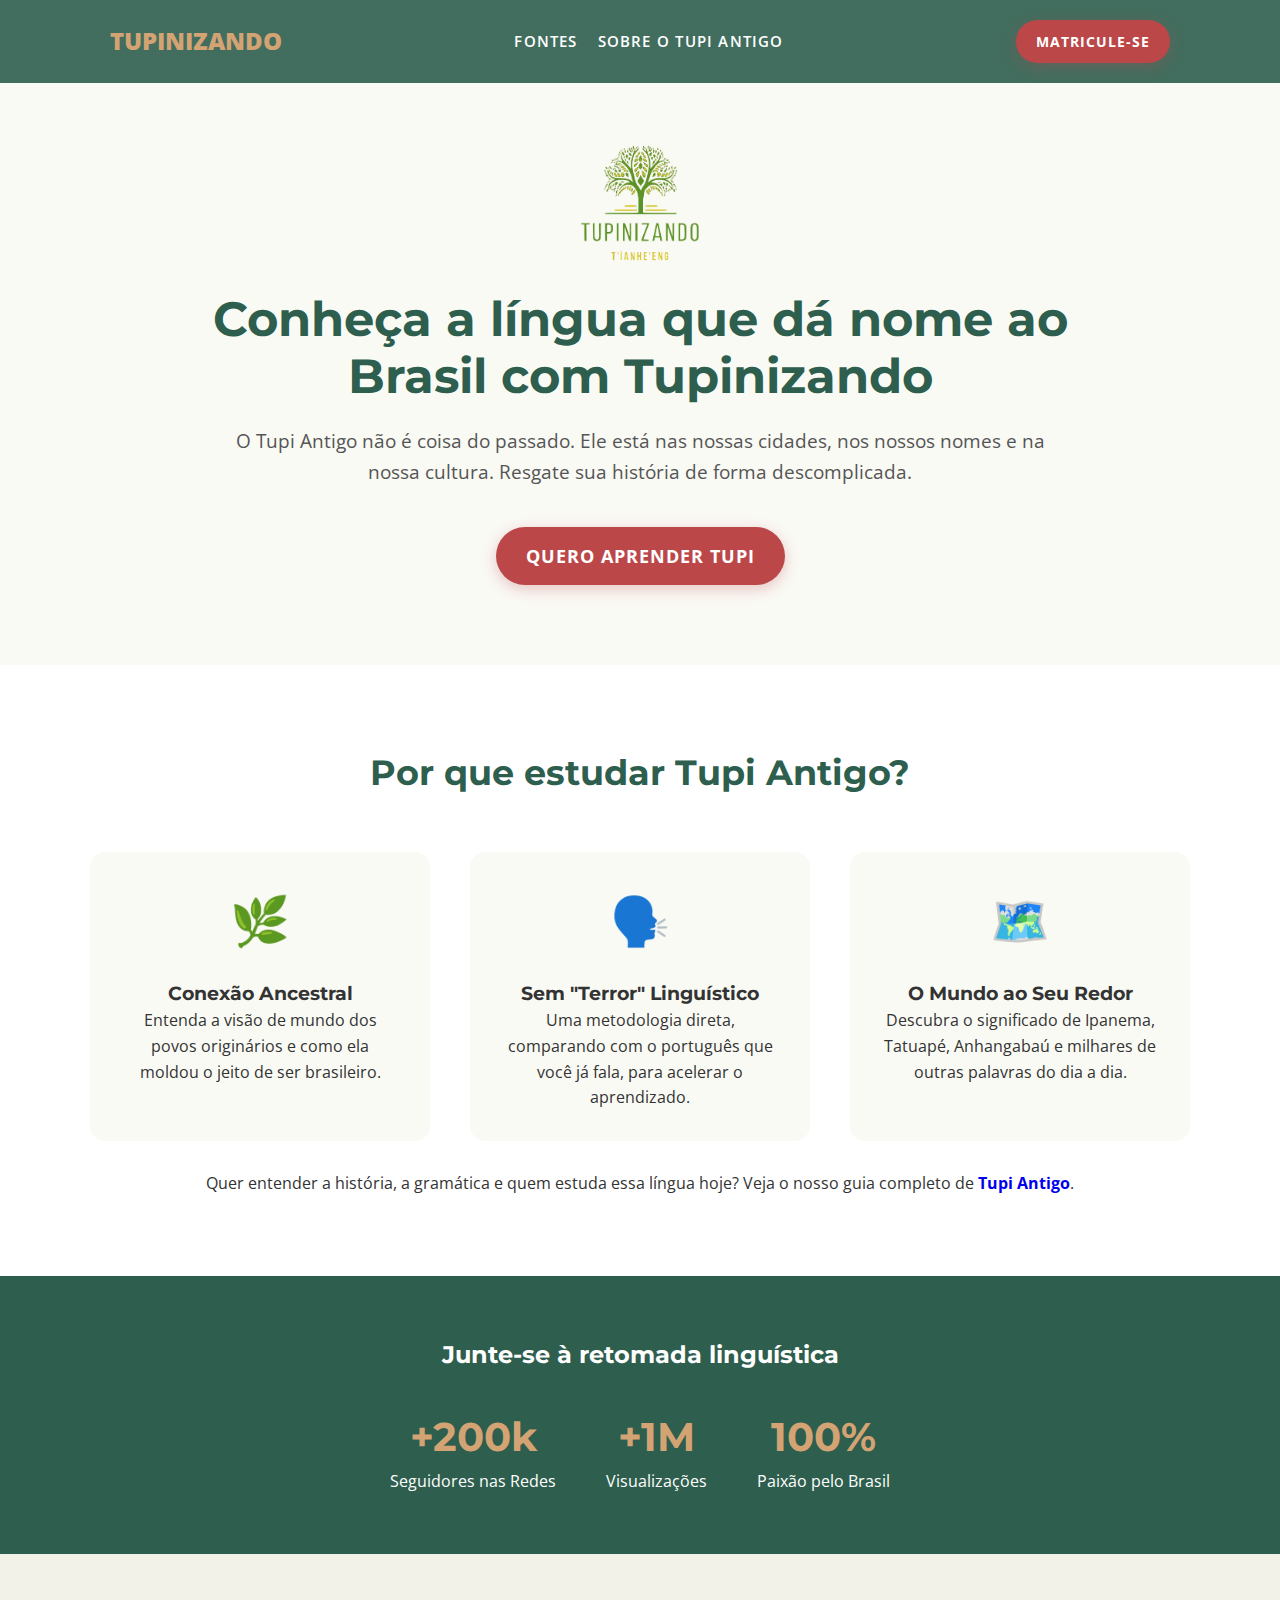
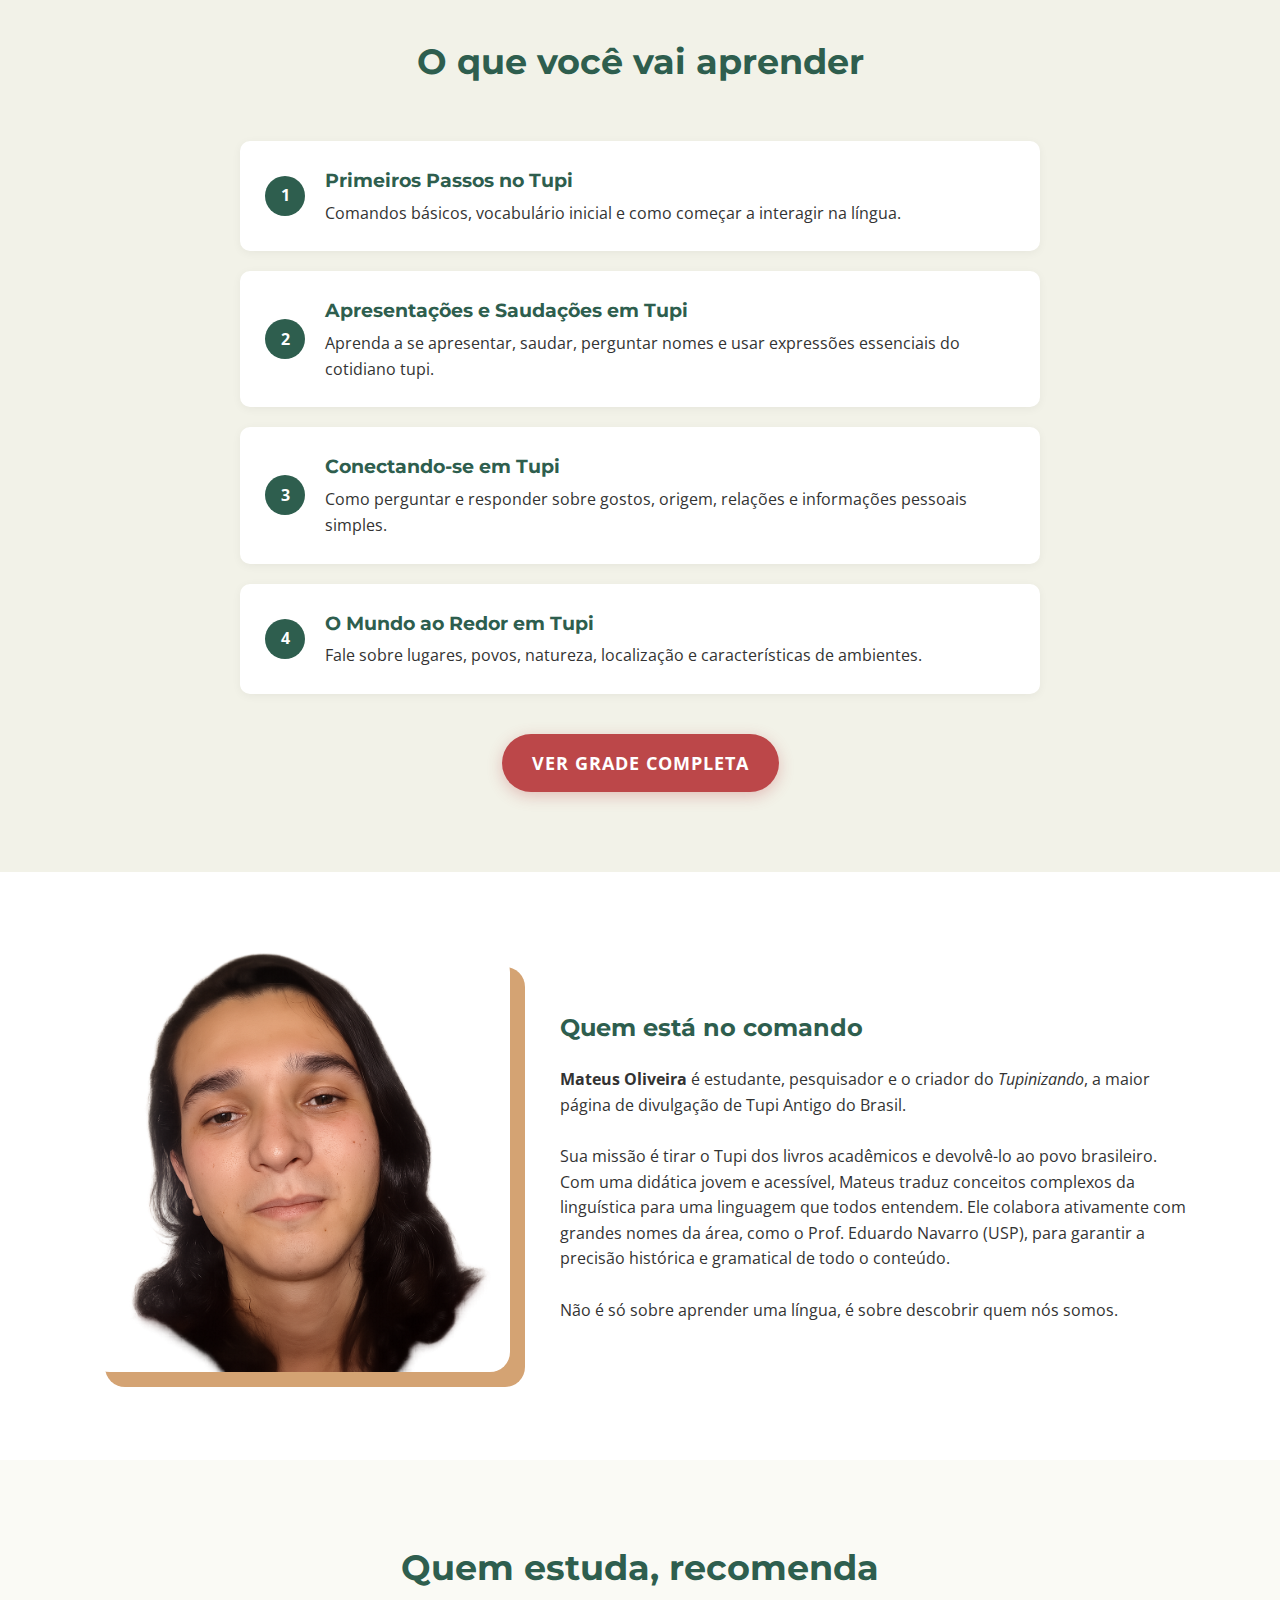
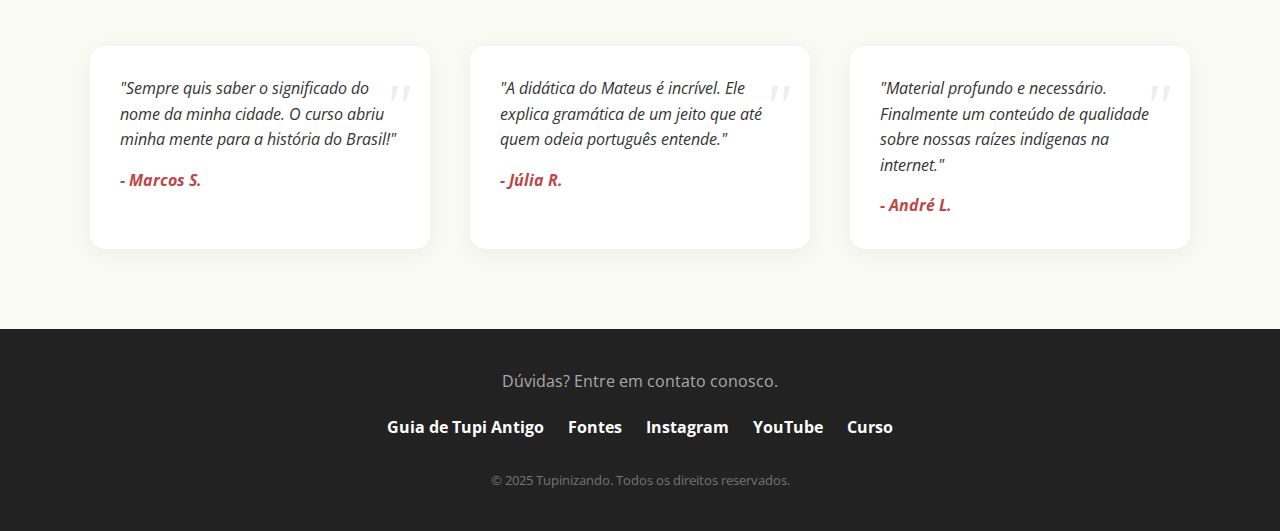
<file: index.html>
<!DOCTYPE html>
<html lang="pt-BR">
<head>
    <meta charset="UTF-8">
    <meta name="viewport" content="width=device-width, initial-scale=1.0">
    <title>Tupinizando | Aprenda Tupi Antigo</title>
    <meta name="description" content="Aprenda Tupi Antigo com Mateus Oliveira. Conecte-se com a língua que formou a identidade brasileira.">
    <!-- SEO basics -->
    <link rel="canonical" href="https://tupinizando.com/">
    <meta name="robots" content="index, follow">
    <meta name="author" content="Mateus Oliveira – Tupinizando">

    <!-- Open Graph (Facebook / WhatsApp / etc.) -->
    <meta property="og:type" content="website">
    <meta property="og:title" content="Tupinizando | Aprenda Tupi Antigo">
    <meta property="og:description" content="Aprenda Tupi Antigo com Mateus Oliveira. Conecte-se com a língua que formou a identidade brasileira.">
    <meta property="og:url" content="https://tupinizando.com/">
    <meta property="og:image" content="https://tupinizando.com/android-chrome-512x512.png">
    <meta property="og:locale" content="pt_BR">

    <!-- Twitter Card -->
    <meta name="twitter:card" content="summary_large_image">
    <meta name="twitter:title" content="Tupinizando | Aprenda Tupi Antigo">
    <meta name="twitter:description" content="Aprenda Tupi Antigo com Mateus Oliveira. Conecte-se com a língua que formou a identidade brasileira.">
    <meta name="twitter:image" content="https://tupinizando.com/android-chrome-512x512.png">
    <meta name="twitter:site" content="@tupinizando">

    <link rel="apple-touch-icon" sizes="180x180" href="/apple-touch-icon.png">
    <link rel="icon" type="image/png" sizes="32x32" href="/favicon-32x32.png">
    <link rel="icon" type="image/png" sizes="16x16" href="/favicon-16x16.png">
    <link rel="icon" type="image/png" sizes="48x48" href="/favicon-48x48.png">
    <link rel="icon" href="/favicon.ico" sizes="any" type="image/x-icon">
    <link rel="shortcut icon" href="/favicon.ico">

    <!-- opcional, mas ajuda em Android / Chrome -->
    <link rel="icon" type="image/png" sizes="192x192" href="/android-chrome-192x192.png">
    <link rel="manifest" href="/site.webmanifest">

    <link rel="manifest" href="./site.webmanifest">
    <link rel="preconnect" href="https://fonts.googleapis.com">
    <link rel="preconnect" href="https://fonts.gstatic.com" crossorigin>
    <link rel="preload"
          href="https://fonts.googleapis.com/css2?family=Montserrat:wght@400;600;700;800&family=Open+Sans:wght@400;600&display=swap"
          as="style"
          onload="this.onload=null;this.rel='stylesheet'">
    <noscript>
        <link href="https://fonts.googleapis.com/css2?family=Montserrat:wght@400;600;700;800&family=Open+Sans:wght@400;600&display=swap" rel="stylesheet">
    </noscript>
    <link rel="stylesheet" href="/assets/styles.css">
    <script type="application/ld+json">
    {
    "@context": "https://schema.org",
    "@type": "Organization",
    "name": "Tupinizando",
    "alternateName": "Curso de Tupi Antigo Tupinizando",
    "url": "https://tupinizando.com",
    "logo": "https://tupinizando.com/favicon.ico",
    "description": "Tupinizando é o maior canal de divulgação e ensino de Tupi Antigo no Brasil.",

    "founder": {
        "@type": "Person",
        "name": "Mateus Oliveira",
        "sameAs": [
        "https://www.instagram.com/tupinizando/",
        "https://www.youtube.com/@tupinizando",
        "https://www.tiktok.com/@tupinizando"
        ]
    },

    "maintainer": {
        "@type": "Person",
        "name": "Kian Arad Sheik",
        "sameAs": [
        "https://tupinizando.com", 
        "https://www.instagram.com/taco_chip/",
        "https://kiansheik.io/nhe-enga/"
        ]
    },

    "sameAs": [
        "https://www.instagram.com/tupinizando/",
        "https://www.youtube.com/@tupinizando",
        "https://www.tiktok.com/@tupinizando"
    ]
    }
    </script>

    <style>
        /* HERO SECTION */
        .hero {
            padding: 80px 20px;
            text-align: center;
            max-width: 900px;
            margin: 0 auto;
        }
        .hero p {
            margin-bottom: 40px;
        }

        /* PHILOSOPHY SECTION */
        .philosophy {
            background-color: white;
            padding: 80px 20px;
        }

        .features-grid {
            display: grid;
            grid-template-columns: repeat(auto-fit, minmax(300px, 1fr));
            gap: 40px;
        }

        .feature-card {
            text-align: center;
            padding: 30px;
            border-radius: 15px;
            background: var(--bg-color);
            transition: transform 0.3s;
        }

        .feature-card:hover {
            transform: translateY(-10px);
        }

        .feature-icon {
            font-size: 3rem;
            margin-bottom: 20px;
            color: var(--secondary-color);
        }

        /* COURSE MODULES */
        .modules {
            padding: 80px 20px;
            background-color: #f2f2e8;
        }

        .module-list {
            list-style: none;
            counter-reset: module-counter;
            max-width: 800px;
            margin: 0 auto;
        }

        .module-item {
            background: white;
            padding: 25px;
            margin-bottom: 20px;
            border-radius: 10px;
            box-shadow: 0 2px 10px rgba(0,0,0,0.05);
            display: flex;
            align-items: center;
        }

        .module-item::before {
            counter-increment: module-counter;
            content: counter(module-counter);
            background: var(--primary-color);
            color: white;
            width: 40px;
            height: 40px;
            border-radius: 50%;
            display: flex;
            align-items: center;
            justify-content: center;
            font-weight: bold;
            margin-right: 20px;
            flex-shrink: 0;
        }

        .module-content h3 {
            color: var(--primary-color);
            margin-bottom: 5px;
        }

        /* BIO SECTION */
        .bio {
            padding: 80px 20px;
            background-color: white;
        }

        .bio-content {
            display: flex;
            align-items: center;
            gap: 50px;
            flex-wrap: wrap;
        }

        .bio-image {
            flex: 1;
            min-width: 300px;
        }

        .bio-image img {
            width: 100%;
            border-radius: 20px;
            box-shadow: 15px 15px 0px var(--secondary-color);
        }

        .bio-text {
            flex: 1.5;
            min-width: 300px;
        }

        .bio-text h2 {
            color: var(--primary-color);
            margin-bottom: 20px;
        }

        /* SOCIAL PROOF */
        .social-proof {
            background-color: var(--primary-color);
            color: white;
            padding: 60px 20px;
            text-align: center;
        }

        .stats {
            display: flex;
            justify-content: center;
            gap: 50px;
            flex-wrap: wrap;
            margin-top: 30px;
        }

        .stat-item h3 {
            font-size: 2.5rem;
            color: var(--secondary-color);
        }

        /* TESTIMONIALS */
        .testimonials {
            padding: 80px 20px;
        }

        .testimonial-card {
            background: white;
            padding: 30px;
            border-radius: 15px;
            box-shadow: 0 5px 20px rgba(0,0,0,0.05);
            font-style: italic;
            position: relative;
        }

        .testimonial-card::after {
            content: '"';
            position: absolute;
            top: 10px;
            right: 20px;
            font-size: 4rem;
            color: #eee;
            font-family: serif;
        }

        @media (max-width: 768px) {
            .bio-content { flex-direction: column; }
            .bio-image img { width: 80%; margin: 0 auto; display: block; box-shadow: 10px 10px 0px var(--secondary-color); }
        }
    </style>
</head>
<!-- Google tag (gtag.js) -->
<script async src="https://www.googletagmanager.com/gtag/js?id=G-ELEB5CM415"></script>
<script src="/assets/analytics.js"></script>
<body>
<header class="site-header">
    <div class="nav-container">
        <a href="./" class="logo">TUPINIZANDO</a>

        <nav class="nav-links">
            <a href="./fontes" class="nav-wide-only">Fontes</a>
            <a href="./tupi-antigo" class="nav-wide-only">Sobre o Tupi Antigo</a>
            <!-- No futuro você pode adicionar mais:
            <a href="#curso">O Curso</a>
            <a href="#contato">Contato</a>
            -->
        </nav>

        <a href="https://wa.me/5519978296765"
           class="btn-cta btn-cta--small">
            Matricule-se
        </a>
    </div>
</header>

    <section class="hero">
                <img src="./melhor.png" alt="Logo Tupinizando – Curso de Tupi Antigo" style="height: 120px; margin-bottom: 20px; margin-top: -20px;">
        <h1>Conheça a língua que dá nome ao Brasil com Tupinizando</h1>
        <p>O Tupi Antigo não é coisa do passado. Ele está nas nossas cidades, nos nossos nomes e na nossa cultura. Resgate sua história de forma descomplicada.</p>
        <a href="https://wa.me/5519978296765" class="btn-cta">Quero Aprender Tupi</a>
    </section>

    <section class="philosophy">
        <div class="container">
            <h2 class="section-title">Por que estudar Tupi Antigo?</h2>
            <div class="features-grid">
                <div class="feature-card">
                    <div class="feature-icon">🌿</div>
                    <h3>Conexão Ancestral</h3>
                    <p>Entenda a visão de mundo dos povos originários e como ela moldou o jeito de ser brasileiro.</p>
                </div>
                <div class="feature-card">
                    <div class="feature-icon">🗣️</div>
                    <h3>Sem "Terror" Linguístico</h3>
                    <p>Uma metodologia direta, comparando com o português que você já fala, para acelerar o aprendizado.</p>
                </div>
                <div class="feature-card">
                    <div class="feature-icon">🗺️</div>
                    <h3>O Mundo ao Seu Redor</h3>
                    <p>Descubra o significado de Ipanema, Tatuapé, Anhangabaú e milhares de outras palavras do dia a dia.</p>
                </div>
            </div>
            <p style="text-align: center; margin-top: 30px; font-size: 1rem;">
            Quer entender a história, a gramática e quem estuda essa língua hoje?
            Veja o nosso guia completo de
            <a href="./tupi-antigo"><strong>Tupi Antigo</strong></a>.
        </p>
        </div>
    </section>

    <section class="social-proof">
        <h2>Junte-se à retomada linguística</h2>
        <div class="stats">
            <div class="stat-item">
                <h3>+200k</h3>
                <p>Seguidores nas Redes</p>
            </div>
            <div class="stat-item">
                <h3>+1M</h3>
                <p>Visualizações</p>
            </div>
            <div class="stat-item">
                <h3>100%</h3>
                <p>Paixão pelo Brasil</p>
            </div>
        </div>
    </section>

    <section class="modules">
        <div class="container">
            <h2 class="section-title">O que você vai aprender</h2>
            <ul class="module-list">
                <li class="module-item">
                    <div class="module-content">
                        <h3>Primeiros Passos no Tupi</h3>
                        <p>Comandos básicos, vocabulário inicial e como começar a interagir na língua.</p>
                    </div>
                </li>
                <li class="module-item">
                    <div class="module-content">
                        <h3>Apresentações e Saudações em Tupi</h3>
                        <p>Aprenda a se apresentar, saudar, perguntar nomes e usar expressões essenciais do cotidiano tupi.</p>
                    </div>
                </li>
                <li class="module-item">
                    <div class="module-content">
                        <h3>Conectando-se em Tupi</h3>
                        <p>Como perguntar e responder sobre gostos, origem, relações e informações pessoais simples.</p>
                    </div>
                </li>
                <li class="module-item">
                    <div class="module-content">
                        <h3>O Mundo ao Redor em Tupi</h3>
                        <p>Fale sobre lugares, povos, natureza, localização e características de ambientes.</p>
                    </div>
                </li>
            </ul>
            <div style="text-align: center; margin-top: 40px;">
                <a href="https://wa.me/5519978296765" class="btn-cta">Ver Grade Completa</a>
            </div>
        </div>
    </section>

    <section class="bio">
        <div class="container">
            <div class="bio-content">
                <div class="bio-image">
                    <img src="./chat.png" alt="Mateus Oliveira - Tupinizando">
                </div>
                <div class="bio-text">
                    <h2>Quem está no comando</h2>
                    <p><strong>Mateus Oliveira</strong> é estudante, pesquisador e o criador do <em>Tupinizando</em>, a maior página de divulgação de Tupi Antigo do Brasil.</p>
                    <br>
                    <p>Sua missão é tirar o Tupi dos livros acadêmicos e devolvê-lo ao povo brasileiro. Com uma didática jovem e acessível, Mateus traduz conceitos complexos da linguística para uma linguagem que todos entendem. Ele colabora ativamente com grandes nomes da área, como o Prof. Eduardo Navarro (USP), para garantir a precisão histórica e gramatical de todo o conteúdo.</p>
                    <br>
                    <p>Não é só sobre aprender uma língua, é sobre descobrir quem nós somos.</p>
                </div>
            </div>
        </div>
    </section>

    <section class="testimonials">
        <div class="container">
            <h2 class="section-title">Quem estuda, recomenda</h2>
            <div class="features-grid">
                <div class="testimonial-card">
                    <p>"Sempre quis saber o significado do nome da minha cidade. O curso abriu minha mente para a história do Brasil!"</p>
                    <p style="margin-top: 15px; font-weight: bold; color: var(--accent-color);">- Marcos S.</p>
                </div>
                <div class="testimonial-card">
                    <p>"A didática do Mateus é incrível. Ele explica gramática de um jeito que até quem odeia português entende."</p>
                    <p style="margin-top: 15px; font-weight: bold; color: var(--accent-color);">- Júlia R.</p>
                </div>
                <div class="testimonial-card">
                    <p>"Material profundo e necessário. Finalmente um conteúdo de qualidade sobre nossas raízes indígenas na internet."</p>
                    <p style="margin-top: 15px; font-weight: bold; color: var(--accent-color);">- André L.</p>
                </div>
            </div>
        </div>
    </section>

    <footer>
        <div class="container">
            <p style="margin-bottom: 20px;">Dúvidas? Entre em contato conosco.</p>
            <div class="footer-links">
                <a href="/tupi-antigo">Guia de Tupi Antigo</a>
                <a href="/fontes">Fontes</a>
                <a href="https://www.instagram.com/tupinizando/">Instagram</a>
                <a href="https://www.youtube.com/@tupinizando">YouTube</a>
                <a href="https://wa.me/5519978296765">Curso</a>
            </div>
            <p style="margin-top: 30px; font-size: 0.8rem; opacity: 0.6;">© 2025 Tupinizando. Todos os direitos reservados.</p>
        </div>
    </footer>

</body>
</html>
</file>
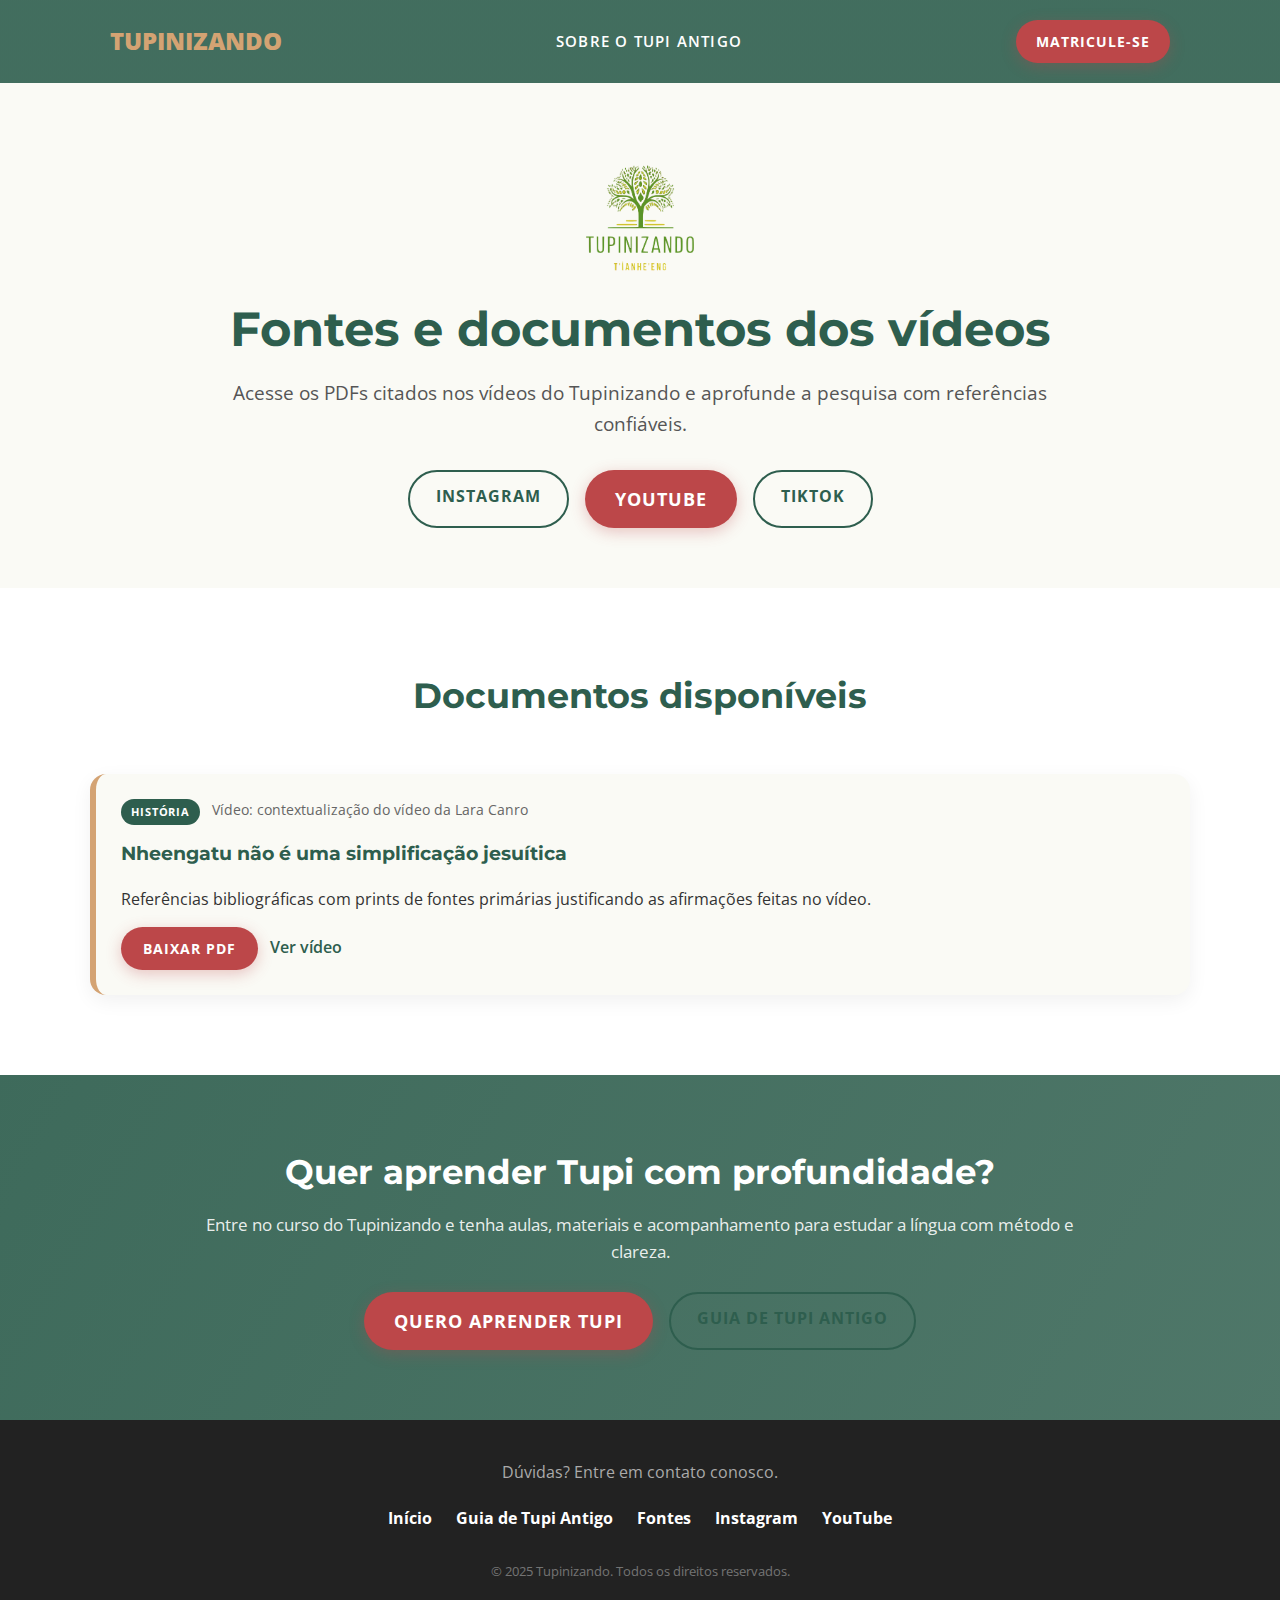
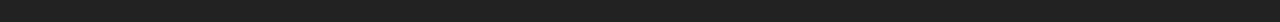
<file: fontes/index.html>
<!DOCTYPE html>
<html lang="pt-BR">
<head>
    <meta charset="UTF-8">
    <meta name="viewport" content="width=device-width, initial-scale=1.0">
    <title>Tupinizando | Fontes e Documentos</title>
    <meta name="description" content="Fontes e documentos citados nos vídeos do Tupinizando. Baixe os PDFs e aprofunde seu estudo de Tupi Antigo.">

    <!-- SEO basics -->
    <link rel="canonical" href="https://tupinizando.com/fontes/">
    <meta name="robots" content="index, follow">
    <meta name="author" content="Mateus Oliveira – Tupinizando">

    <!-- Open Graph -->
    <meta property="og:type" content="website">
    <meta property="og:title" content="Tupinizando | Fontes e Documentos">
    <meta property="og:description" content="Fontes e documentos citados nos vídeos do Tupinizando. Baixe os PDFs e aprofunde seu estudo de Tupi Antigo.">
    <meta property="og:url" content="https://tupinizando.com/fontes/">
    <meta property="og:image" content="https://tupinizando.com/android-chrome-512x512.png">
    <meta property="og:locale" content="pt_BR">

    <!-- Twitter Card -->
    <meta name="twitter:card" content="summary_large_image">
    <meta name="twitter:title" content="Tupinizando | Fontes e Documentos">
    <meta name="twitter:description" content="Fontes e documentos citados nos vídeos do Tupinizando. Baixe os PDFs e aprofunde seu estudo de Tupi Antigo.">
    <meta name="twitter:image" content="https://tupinizando.com/android-chrome-512x512.png">
    <meta name="twitter:site" content="@tupinizando">

    <link rel="apple-touch-icon" sizes="180x180" href="/apple-touch-icon.png">
    <link rel="icon" type="image/png" sizes="32x32" href="/favicon-32x32.png">
    <link rel="icon" type="image/png" sizes="16x16" href="/favicon-16x16.png">
    <link rel="icon" type="image/png" sizes="48x48" href="/favicon-48x48.png">
    <link rel="icon" href="/favicon.ico" sizes="any" type="image/x-icon">
    <link rel="shortcut icon" href="/favicon.ico">
    <link rel="icon" type="image/png" sizes="192x192" href="/android-chrome-192x192.png">
    <link rel="manifest" href="/site.webmanifest">

    <link rel="preconnect" href="https://fonts.googleapis.com">
    <link rel="preconnect" href="https://fonts.gstatic.com" crossorigin>
    <link rel="preload"
          href="https://fonts.googleapis.com/css2?family=Montserrat:wght@400;600;700;800&family=Open+Sans:wght@400;600&display=swap"
          as="style"
          onload="this.onload=null;this.rel='stylesheet'">
    <noscript>
        <link href="https://fonts.googleapis.com/css2?family=Montserrat:wght@400;600;700;800&family=Open+Sans:wght@400;600&display=swap" rel="stylesheet">
    </noscript>
    <link rel="stylesheet" href="/assets/styles.css">

    <style>
        .hero {
            padding: 80px 20px 60px;
        }

        .hero-content {
            max-width: 900px;
            margin: 0 auto;
            text-align: center;
        }

        .hero p {
            margin-bottom: 30px;
        }

        .hero-actions {
            display: flex;
            gap: 16px;
            justify-content: center;
            flex-wrap: wrap;
        }

        .documents {
            background-color: white;
            padding: 80px 20px;
        }

        .docs-grid {
            display: grid;
            grid-template-columns: repeat(auto-fit, minmax(280px, 1fr));
            gap: 30px;
        }

        .doc-card {
            background: var(--bg-color);
            padding: 25px;
            border-radius: 16px;
            box-shadow: 0 6px 20px rgba(0, 0, 0, 0.06);
            border-left: 6px solid var(--secondary-color);
            display: flex;
            flex-direction: column;
            gap: 14px;
        }

        .doc-meta {
            display: flex;
            gap: 12px;
            flex-wrap: wrap;
            font-size: 0.85rem;
            color: #666;
        }

        .doc-tag {
            background: var(--primary-color);
            color: white;
            padding: 4px 10px;
            border-radius: 999px;
            font-size: 0.7rem;
            font-weight: 700;
            letter-spacing: 0.08em;
            text-transform: uppercase;
        }

        .doc-card h3 {
            color: var(--primary-color);
            margin-bottom: 4px;
        }

        .doc-actions {
            display: flex;
            gap: 12px;
            align-items: center;
            flex-wrap: wrap;
        }

        .doc-btn {
            padding: 10px 22px;
            font-size: 0.9rem;
        }

        .doc-link {
            color: var(--primary-color);
            font-weight: 600;
        }

        .doc-link:hover {
            color: #24483a;
        }

        .is-disabled {
            opacity: 0.45;
            cursor: not-allowed;
            pointer-events: none;
        }

        .cta-strip {
            padding: 70px 20px;
            background: linear-gradient(120deg, rgba(46, 94, 78, 0.92), rgba(46, 94, 78, 0.84));
            color: #fff;
        }

        .cta-inner {
            max-width: 900px;
            margin: 0 auto;
            text-align: center;
        }

        .cta-strip h2 {
            font-size: 2.1rem;
            margin-bottom: 14px;
            color: #fff;
        }

        .cta-strip p {
            margin-bottom: 26px;
            font-size: 1.05rem;
            color: rgba(255, 255, 255, 0.9);
        }

        .cta-actions {
            display: flex;
            justify-content: center;
            gap: 16px;
            flex-wrap: wrap;
        }

    </style>
</head>
<!-- Google tag (gtag.js) -->
<script async src="https://www.googletagmanager.com/gtag/js?id=G-ELEB5CM415"></script>
<script src="/assets/analytics.js"></script>
<body>
<header class="site-header">
    <div class="nav-container">
        <a href="/" class="logo">TUPINIZANDO</a>

        <nav class="nav-links">
            <a href="/tupi-antigo" class="nav-wide-only">Sobre o Tupi Antigo</a>
        </nav>

        <a href="https://wa.me/5519978296765"
           class="btn-cta btn-cta--small">
            Matricule-se
        </a>
    </div>
</header>

<main>
    <section class="hero">
        <div class="hero-content">
            <img src="/melhor.png" alt="Logo Tupinizando" style="height: 110px; margin-bottom: 20px;">
            <h1>Fontes e documentos dos vídeos</h1>
            <p>Acesse os PDFs citados nos vídeos do Tupinizando e aprofunde a pesquisa com referências confiáveis.</p>
            <div class="hero-actions">
                <a href="https://www.instagram.com/tupinizando/" class="btn-outline">Instagram</a>
                <a href="https://www.youtube.com/@tupinizando" class="btn-cta">YouTube</a>
                <a href="https://www.tiktok.com/@tupinizando" class="btn-outline">TikTok</a>
            </div>
        </div>
    </section>

    <section class="documents">
        <div class="container">
            <h2 class="section-title">Documentos disponíveis</h2>
            <div class="docs-grid" id="docs-grid"></div>
            <noscript>
                <p style="margin-top: 16px; text-align: center;">Ative o JavaScript para visualizar os documentos.</p>
            </noscript>
        </div>
    </section>

    <section class="cta-strip">
        <div class="cta-inner">
            <h2>Quer aprender Tupi com profundidade?</h2>
            <p>Entre no curso do Tupinizando e tenha aulas, materiais e acompanhamento para estudar a língua com método e clareza.</p>
            <div class="cta-actions">
                <a href="https://wa.me/5519978296765" class="btn-cta">Quero aprender Tupi</a>
                <a href="/tupi-antigo" class="btn-outline">Guia de Tupi Antigo</a>
            </div>
        </div>
    </section>
</main>

<footer>
    <div class="container">
        <p style="margin-bottom: 20px;">Dúvidas? Entre em contato conosco.</p>
        <div class="footer-links">
            <a href="/">Início</a>
            <a href="/tupi-antigo">Guia de Tupi Antigo</a>
            <a href="/fontes">Fontes</a>
            <a href="https://www.instagram.com/tupinizando/">Instagram</a>
            <a href="https://www.youtube.com/@tupinizando">YouTube</a>
        </div>
        <p style="margin-top: 30px; font-size: 0.8rem; opacity: 0.6;">© 2025 Tupinizando. Todos os direitos reservados.</p>
    </div>
</footer>
<script>
    const docsGrid = document.getElementById('docs-grid');

    const createAction = (label, href, className, isDownload) => {
        const hasLink = typeof href === 'string' && href.trim() !== '';
        if (hasLink) {
            const link = document.createElement('a');
            link.href = href;
            link.className = className;
            link.textContent = label;
            if (isDownload) {
                link.setAttribute('download', '');
            }
            return link;
        }

        const span = document.createElement('span');
        span.className = `${className} is-disabled`;
        span.textContent = label;
        return span;
    };

    const renderDocs = (docs) => {
        docsGrid.innerHTML = '';
        if (!docs.length) {
            docsGrid.innerHTML = '<p style="text-align:center;">Nenhum documento disponível no momento.</p>';
            return;
        }

        docs.forEach((doc) => {
            const card = document.createElement('article');
            card.className = 'doc-card';

            const meta = document.createElement('div');
            meta.className = 'doc-meta';
            if (doc.platform) {
                const tag = document.createElement('span');
                tag.className = 'doc-tag';
                tag.textContent = doc.platform;
                meta.appendChild(tag);
            }
            if (doc.videoTitle) {
                const title = document.createElement('span');
                title.textContent = doc.videoTitle;
                meta.appendChild(title);
            }

            const heading = document.createElement('h3');
            heading.textContent = doc.title || 'Documento sem título';

            const description = document.createElement('p');
            description.textContent = doc.description || 'Descrição indisponível.';

            const actions = document.createElement('div');
            actions.className = 'doc-actions';
            actions.appendChild(createAction('Baixar PDF', doc.pdfUrl, 'btn-cta doc-btn', true));
            actions.appendChild(createAction('Ver vídeo', doc.videoUrl, 'doc-link', false));

            if (meta.children.length) {
                card.appendChild(meta);
            }
            card.appendChild(heading);
            card.appendChild(description);
            card.appendChild(actions);

            docsGrid.appendChild(card);
        });
    };

    const loadDocs = async () => {
        if (!docsGrid) {
            return;
        }

        docsGrid.innerHTML = '<p style="text-align:center;">Carregando documentos...</p>';

        try {
            const response = await fetch('/assets/docs.json', { cache: 'no-store' });
            if (!response.ok) {
                throw new Error('Falha ao carregar JSON.');
            }
            const docs = await response.json();
            renderDocs(docs);
        } catch (error) {
            docsGrid.innerHTML = '<p style="text-align:center;">Não foi possível carregar os documentos.</p>';
        }
    };

    loadDocs();
</script>
</body>
</html>
</file>
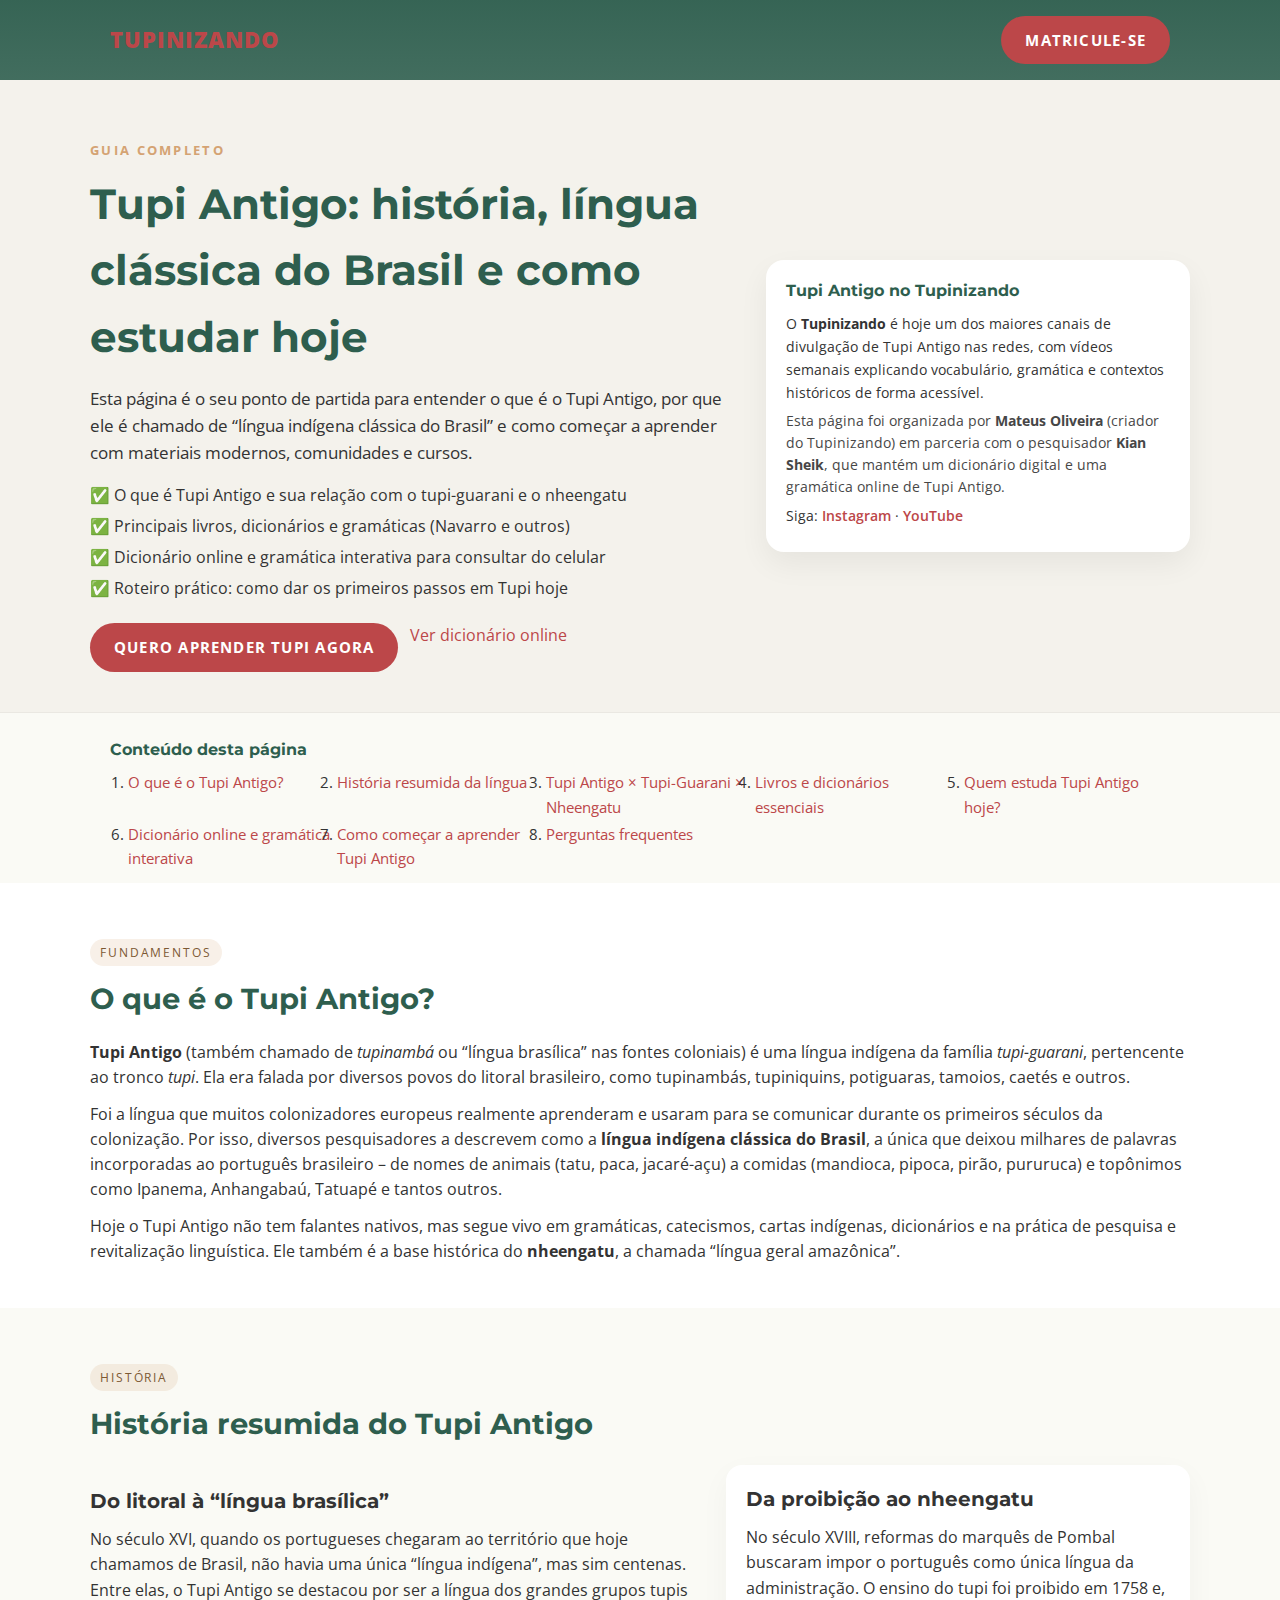
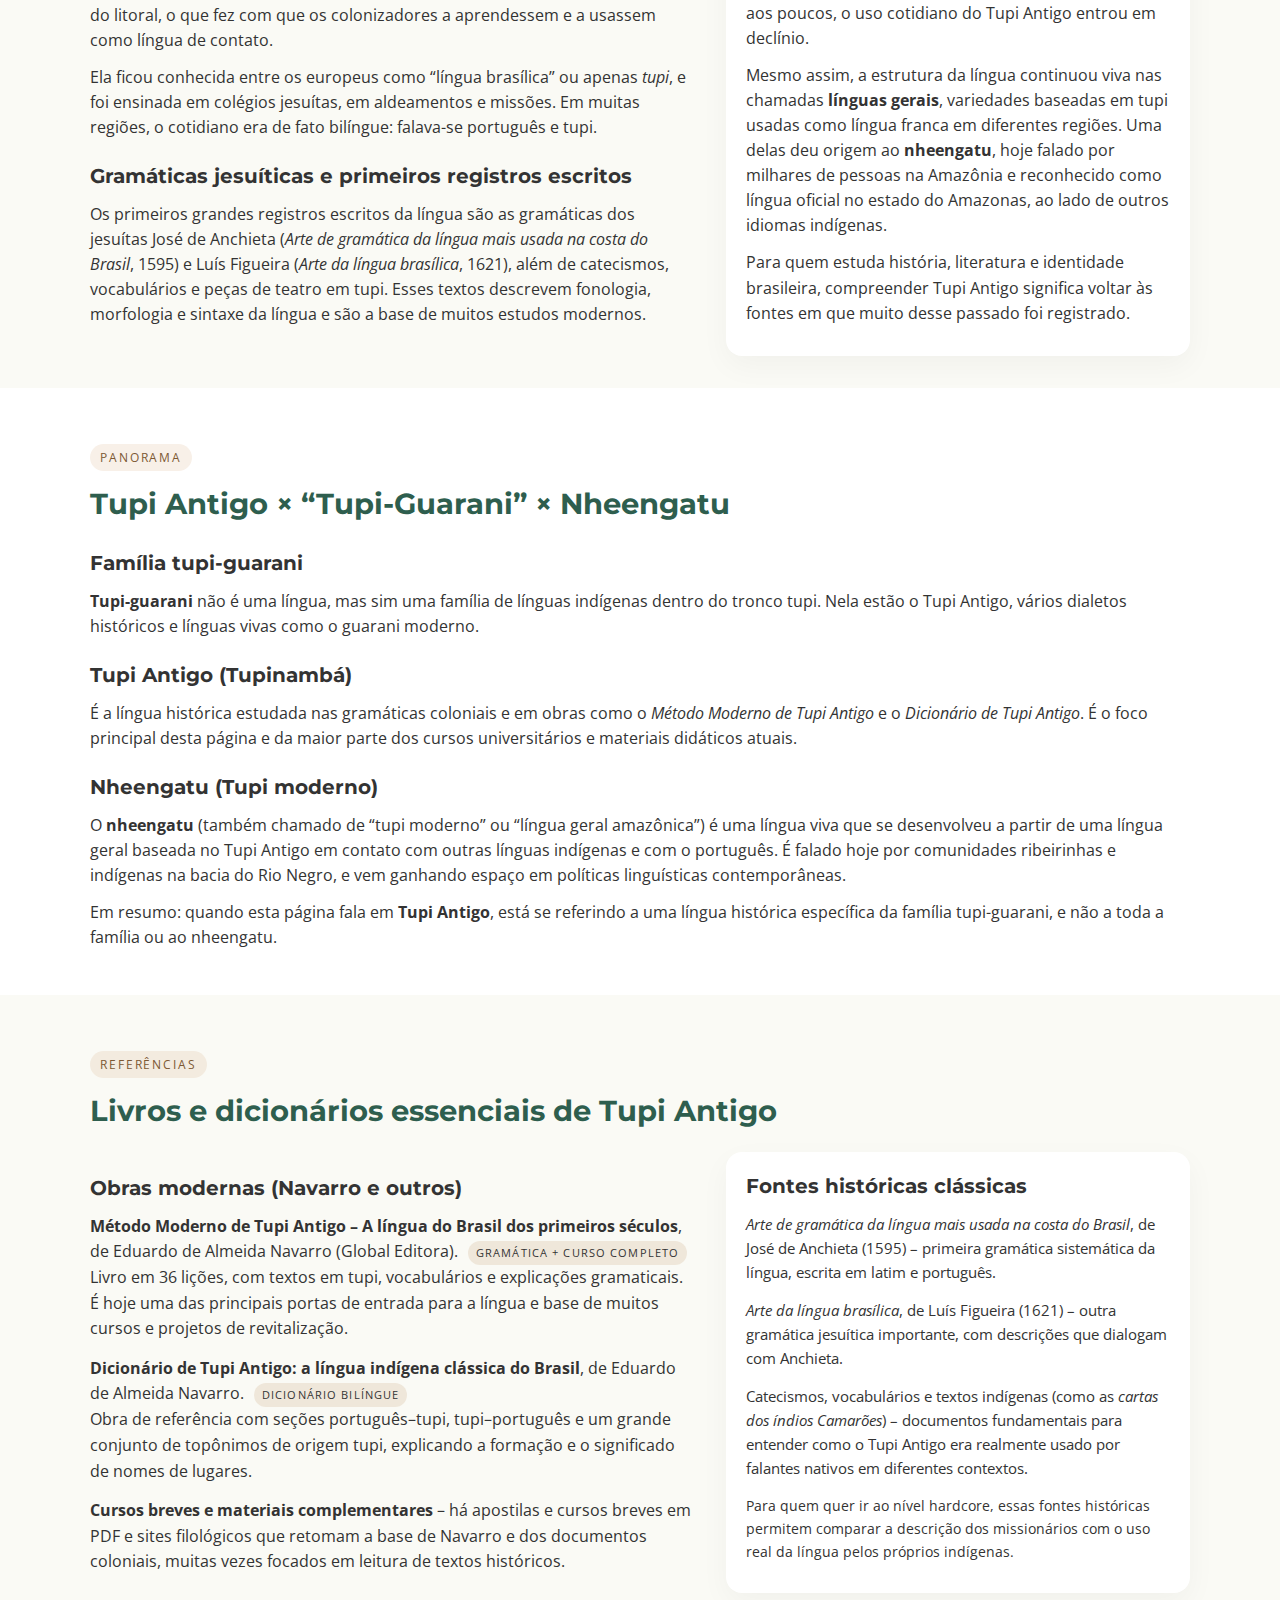
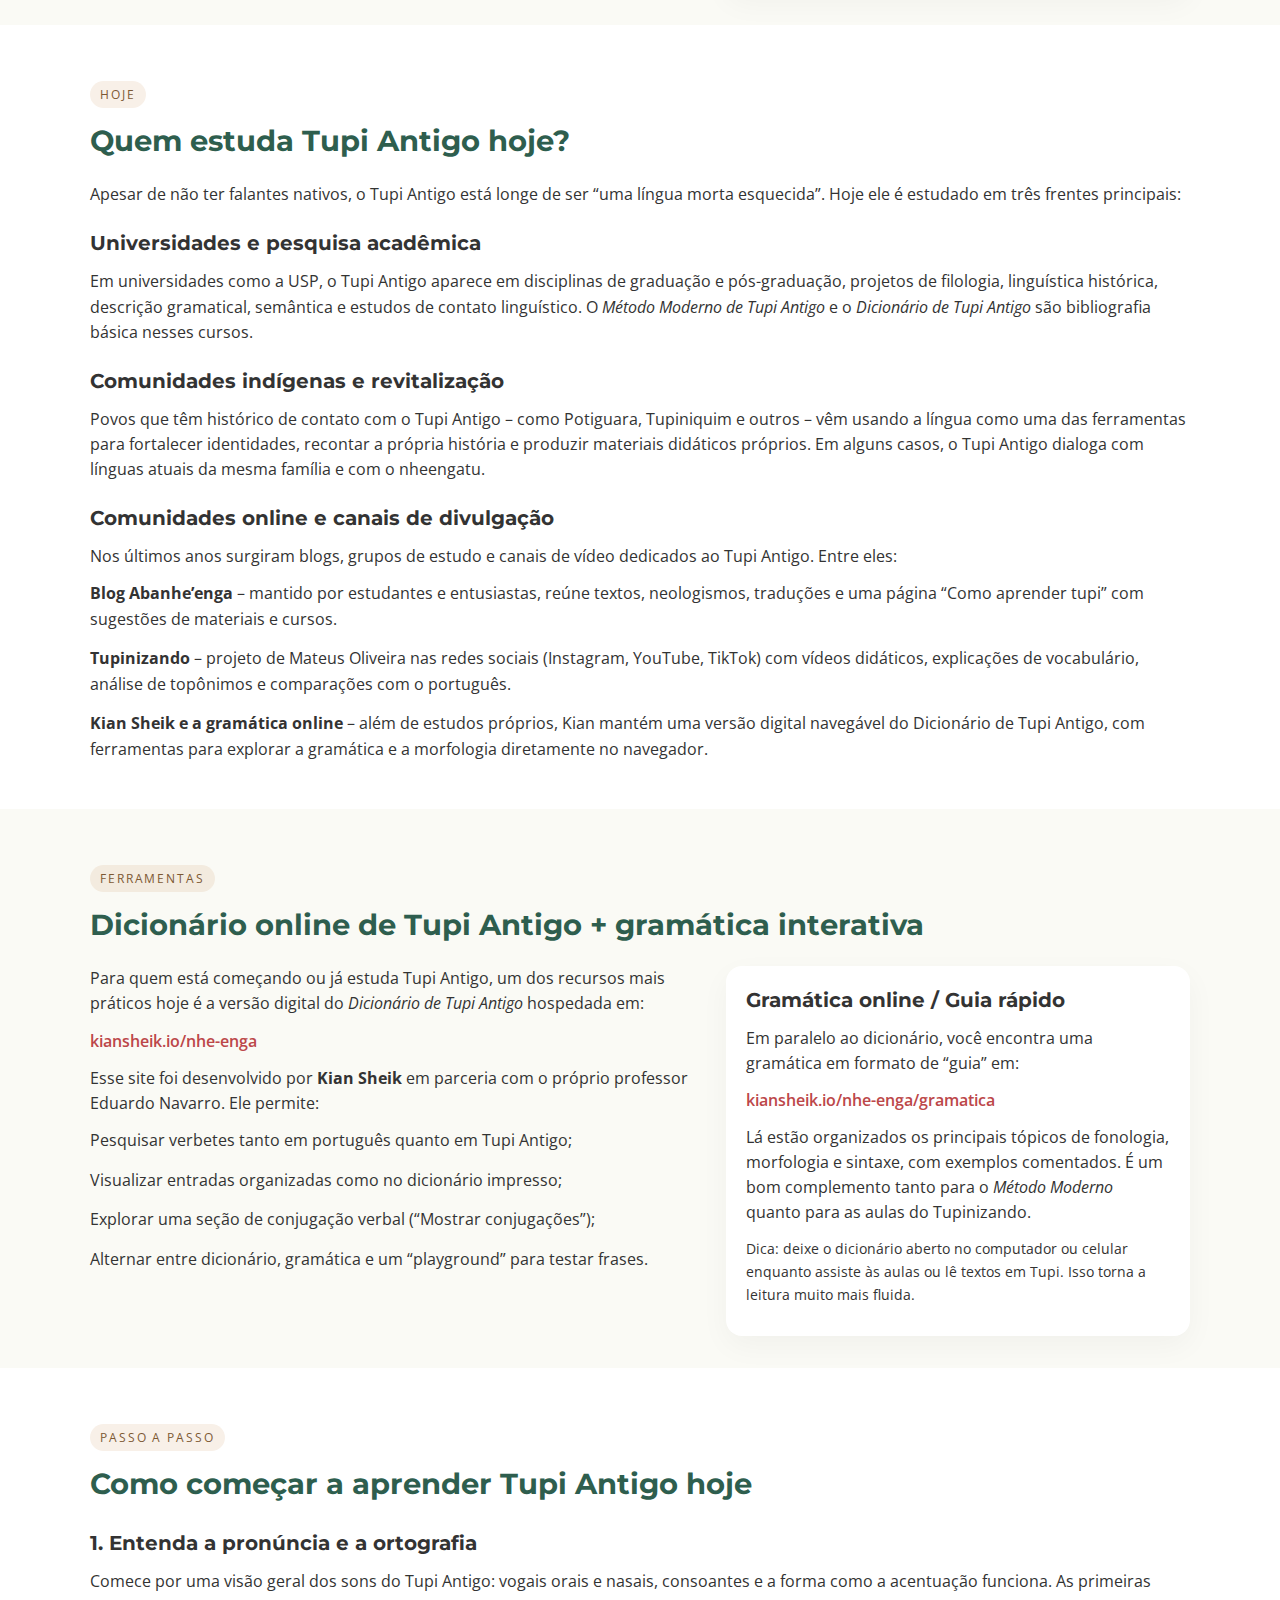
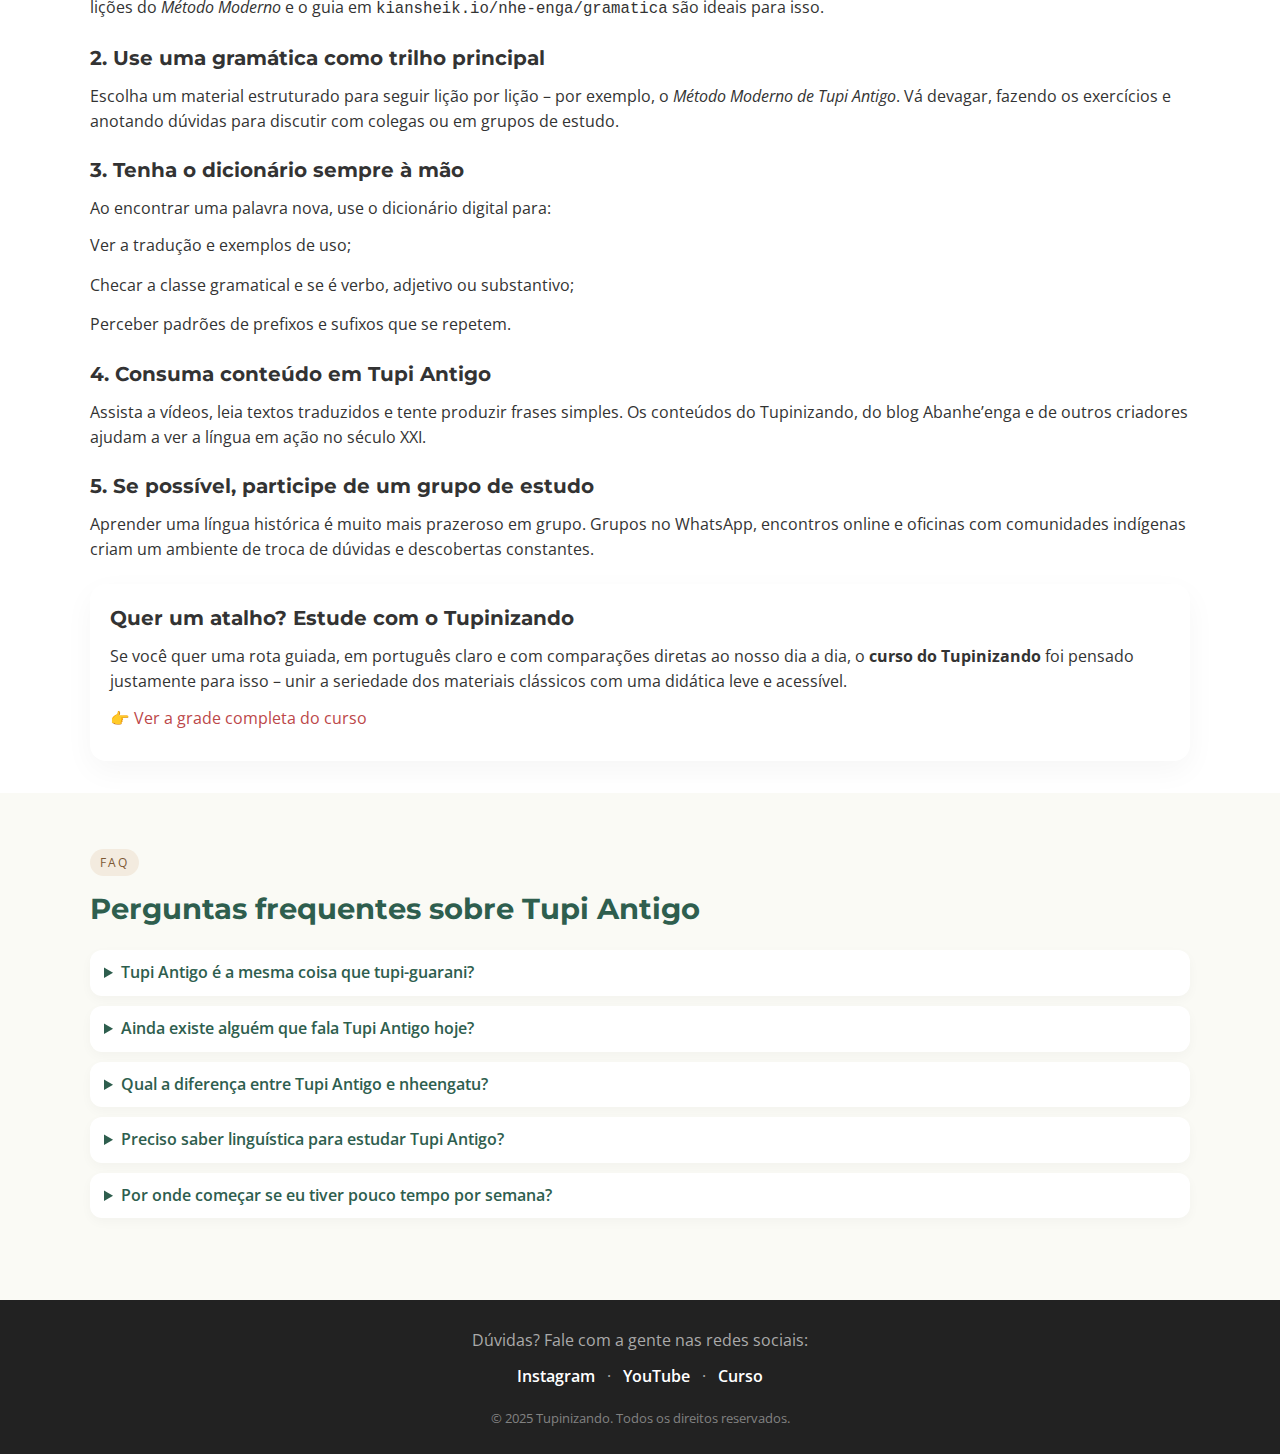
<file: tupi-antigo/index.html>
<!DOCTYPE html>
<html lang="pt-BR">
<head>
  <meta charset="UTF-8">
  <title>Tupi Antigo | História, Gramática e Como Aprender</title>
  <meta name="description" content="Entenda o que é o Tupi Antigo, sua história, gramática, principais livros, dicionários e como começar a estudar hoje com o Tupinizando.">
  <meta name="viewport" content="width=device-width, initial-scale=1.0">

  <!-- Reuse your existing fonts & CSS from index.html here -->
  <link rel="preconnect" href="https://fonts.googleapis.com">
  <link rel="preconnect" href="https://fonts.gstatic.com" crossorigin>
  <link href="https://fonts.googleapis.com/css2?family=Montserrat:wght@400;600;700;800&family=Open+Sans:wght@400;600&display=swap" rel="stylesheet">
  <link rel="apple-touch-icon" sizes="180x180" href="/apple-touch-icon.png">
  <link rel="icon" type="image/png" sizes="32x32" href="/favicon-32x32.png">
  <link rel="icon" type="image/png" sizes="16x16" href="/favicon-16x16.png">
  <link rel="shortcut icon" href="/favicon.ico">

  <!-- opcional, mas ajuda em Android / Chrome -->
  <link rel="icon" type="image/png" sizes="192x192" href="/android-chrome-192x192.png">
  <link rel="manifest" href="/site.webmanifest">

  <style>
    :root {
      --primary-color: #2E5E4E;
      --secondary-color: #D4A373;
      --accent-color: #BC4749;
      --bg-color: #FAFAF5;
      --text-color: #333;
    }

    * { margin: 0; padding: 0; box-sizing: border-box; }
    body {
      font-family: 'Open Sans', sans-serif;
      background-color: var(--bg-color);
      color: var(--text-color);
      line-height: 1.6;
    }
    h1, h2, h3 { font-family: 'Montserrat', sans-serif; }

    a { color: var(--accent-color); text-decoration: none; }
    a:hover { text-decoration: underline; }

    header {
      background: linear-gradient(rgba(46, 94, 78, 0.96), rgba(46, 94, 78, 0.9));
      color: #fff;
      padding: 16px 0;
    }
    .nav-container {
      max-width: 1100px;
      margin: 0 auto;
      display: flex;
      justify-content: space-between;
      align-items: center;
      padding: 0 20px;
    }
    .logo {
      font-size: 1.4rem;
      font-weight: 800;
      letter-spacing: 1px;
    }

    .btn-cta {
      background-color: var(--accent-color);
      color: #fff;
      padding: 12px 24px;
      border-radius: 99px;
      font-weight: 700;
      font-size: 0.95rem;
      text-transform: uppercase;
      letter-spacing: 0.08em;
      border: none;
      cursor: pointer;
      display: inline-block;
    }
    .btn-cta:hover {
      background-color: #a03a3b;
      transform: translateY(-1px);
    }

    .page-hero {
      padding: 60px 20px 40px;
      background: #F4F2EC;
      border-bottom: 1px solid rgba(0,0,0,0.04);
    }
    .hero-inner {
      max-width: 1100px;
      margin: 0 auto;
      display: grid;
      grid-template-columns: minmax(0, 3fr) minmax(0, 2fr);
      gap: 40px;
      align-items: center;
    }
    .hero-kicker {
      text-transform: uppercase;
      font-size: 0.8rem;
      letter-spacing: 0.18em;
      color: var(--secondary-color);
      font-weight: 700;
      margin-bottom: 10px;
    }
    .page-hero h1 {
      font-size: 2.6rem;
      margin-bottom: 16px;
      color: var(--primary-color);
    }
    .page-hero p {
      font-size: 1.05rem;
      margin-bottom: 16px;
    }
    .hero-bullets {
      list-style: none;
      margin: 12px 0 22px;
      padding-left: 0;
    }
    .hero-bullets li {
      margin-bottom: 6px;
      font-size: 0.98rem;
    }

    .hero-cta-row {
      display: flex;
      flex-wrap: wrap;
      gap: 12px;
      margin-top: 10px;
    }
    .hero-side-card {
      background: #fff;
      border-radius: 18px;
      box-shadow: 0 12px 30px rgba(0,0,0,0.06);
      padding: 18px 20px;
    }
    .hero-side-card h3 {
      font-size: 1rem;
      margin-bottom: 8px;
      color: var(--primary-color);
    }
    .hero-side-card p {
      font-size: 0.9rem;
      margin-bottom: 6px;
    }
    .hero-side-card a {
      font-weight: 600;
      font-size: 0.88rem;
    }

    .toc {
      max-width: 1100px;
      margin: 0 auto;
      padding: 24px 20px 12px;
      font-size: 0.95rem;
    }
    .toc h2 {
      font-size: 1rem;
      margin-bottom: 8px;
      color: var(--primary-color);
    }
    .toc ol {
      padding-left: 18px;
      display: grid;
      gap: 3px;
      grid-template-columns: repeat(auto-fit, minmax(200px, 1fr));
    }

    .section {
      padding: 56px 20px 32px;
    }
    .section:nth-of-type(even) {
      background-color: #FFFFFF;
    }
    .section:nth-of-type(odd) {
      background-color: #FAFAF5;
    }
    .section-inner {
      max-width: 1100px;
      margin: 0 auto;
    }
    .section h2 {
      font-size: 1.8rem;
      margin-bottom: 18px;
      color: var(--primary-color);
    }
    .section h3 {
      font-size: 1.25rem;
      margin-top: 20px;
      margin-bottom: 10px;
    }
    .section p {
      margin-bottom: 12px;
      font-size: 0.98rem;
    }
    .pill {
      display: inline-block;
      font-size: 0.74rem;
      text-transform: uppercase;
      letter-spacing: 0.16em;
      padding: 4px 10px;
      border-radius: 999px;
      background: rgba(212, 163, 115, 0.16);
      color: #7c5833;
      margin-bottom: 10px;
    }

    .grid-2 {
      display: grid;
      grid-template-columns: minmax(0, 1.3fr) minmax(0, 1fr);
      gap: 32px;
      align-items: flex-start;
    }

    .card {
      background: #fff;
      border-radius: 16px;
      padding: 18px 20px;
      box-shadow: 0 10px 30px rgba(0,0,0,0.04);
      font-size: 0.94rem;
    }
    .card h3 { margin-top: 0; }

    .book-list, .resource-list {
      list-style: none;
      padding-left: 0;
      margin: 0;
    }
    .book-list li,
    .resource-list li {
      margin-bottom: 14px;
    }
    .tag {
      display: inline-block;
      font-size: 0.7rem;
      padding: 3px 8px;
      border-radius: 999px;
      background: #EFE7DA;
      margin-left: 6px;
      text-transform: uppercase;
      letter-spacing: 0.1em;
    }

    .faq details {
      margin-bottom: 10px;
      background: #fff;
      border-radius: 12px;
      padding: 10px 14px;
      box-shadow: 0 4px 12px rgba(0,0,0,0.03);
    }
    .faq summary {
      cursor: pointer;
      font-weight: 600;
      color: var(--primary-color);
    }
    .faq p {
      margin-top: 6px;
      font-size: 0.94rem;
    }

    footer {
      background: #222;
      color: #aaa;
      text-align: center;
      padding: 28px 20px;
      margin-top: 40px;
    }
    footer a { color: #fff; font-weight: 600; margin: 0 8px; }

    @media (max-width: 900px) {
      .hero-inner {
        grid-template-columns: minmax(0, 1fr);
      }
      .grid-2 {
        grid-template-columns: minmax(0, 1fr);
      }
    }
  </style>
</head>
<!-- Google tag (gtag.js) -->
<script async src="https://www.googletagmanager.com/gtag/js?id=G-ELEB5CM415"></script>
<script>
  window.dataLayer = window.dataLayer || [];
  function gtag(){dataLayer.push(arguments);}
  gtag('js', new Date());

  gtag('config', 'G-ELEB5CM415');
</script>
<body>

<header>
  <div class="nav-container">
    <a href="../" class="logo">TUPINIZANDO</a>
    <a href="https://wa.me/5519978296765" class="btn-cta">Matricule-se</a>
  </div>
</header>

<main>

  <!-- HERO -->
  <section class="page-hero">
    <div class="hero-inner">
      <div>
        <div class="hero-kicker">Guia completo</div>
        <h1>Tupi Antigo: história, língua clássica do Brasil e como estudar hoje</h1>
        <p>
          Esta página é o seu ponto de partida para entender o que é o Tupi Antigo,
          por que ele é chamado de “língua indígena clássica do Brasil” e como começar
          a aprender com materiais modernos, comunidades e cursos.
        </p>
        <ul class="hero-bullets">
          <li>✅ O que é Tupi Antigo e sua relação com o tupi-guarani e o nheengatu</li>
          <li>✅ Principais livros, dicionários e gramáticas (Navarro e outros)</li>
          <li>✅ Dicionário online e gramática interativa para consultar do celular</li>
          <li>✅ Roteiro prático: como dar os primeiros passos em Tupi hoje</li>
        </ul>
        <div class="hero-cta-row">
          <a href="https://wa.me/5519978296765" class="btn-cta">
            Quero aprender Tupi agora
          </a>
          <a href="#dicionario-online">Ver dicionário online</a>
        </div>
      </div>

      <aside class="hero-side-card">
        <h3>Tupi Antigo no Tupinizando</h3>
        <p>
          O <strong>Tupinizando</strong> é hoje um dos maiores canais de divulgação de
          Tupi Antigo nas redes, com vídeos semanais explicando vocabulário, gramática
          e contextos históricos de forma acessível.
        </p>
        <p style="font-size:0.86rem; opacity:0.9;">
          Esta página foi organizada por <strong>Mateus Oliveira</strong> (criador
          do Tupinizando) em parceria com o pesquisador <strong>Kian Sheik</strong>,
          que mantém um dicionário digital e uma gramática online de Tupi Antigo.
        </p>
        <p>
          Siga:
          <a href="https://www.instagram.com/tupinizando/" target="_blank" rel="noopener">Instagram</a> ·
          <a href="https://www.youtube.com/@tupinizando" target="_blank" rel="noopener">YouTube</a>
        </p>
      </aside>
    </div>
  </section>

  <!-- TOC -->
  <nav class="toc">
    <h2>Conteúdo desta página</h2>
    <ol>
      <li><a href="#o-que-e">O que é o Tupi Antigo?</a></li>
      <li><a href="#historia">História resumida da língua</a></li>
      <li><a href="#comparacao">Tupi Antigo × Tupi-Guarani × Nheengatu</a></li>
      <li><a href="#livros">Livros e dicionários essenciais</a></li>
      <li><a href="#quem-estuda">Quem estuda Tupi Antigo hoje?</a></li>
      <li><a href="#dicionario-online">Dicionário online e gramática interativa</a></li>
      <li><a href="#como-comecar">Como começar a aprender Tupi Antigo</a></li>
      <li><a href="#faq">Perguntas frequentes</a></li>
    </ol>
  </nav>

  <!-- O QUE É -->
  <section class="section" id="o-que-e">
    <div class="section-inner">
      <span class="pill">Fundamentos</span>
      <h2>O que é o Tupi Antigo?</h2>
      <p>
        <strong>Tupi Antigo</strong> (também chamado de <em>tupinambá</em> ou
        “língua brasílica” nas fontes coloniais) é uma língua indígena da família
        <em>tupi-guarani</em>, pertencente ao tronco <em>tupi</em>. Ela era falada
        por diversos povos do litoral brasileiro, como tupinambás, tupiniquins,
        potiguaras, tamoios, caetés e outros.
      </p>
      <p>
        Foi a língua que muitos colonizadores europeus realmente aprenderam e usaram
        para se comunicar durante os primeiros séculos da colonização. Por isso,
        diversos pesquisadores a descrevem como a <strong>língua indígena clássica
        do Brasil</strong>, a única que deixou milhares de palavras incorporadas
        ao português brasileiro – de nomes de animais (tatu, paca, jacaré-açu) a
        comidas (mandioca, pipoca, pirão, pururuca) e topônimos como Ipanema,
        Anhangabaú, Tatuapé e tantos outros.
      </p>
      <p>
        Hoje o Tupi Antigo não tem falantes nativos, mas segue vivo em gramáticas,
        catecismos, cartas indígenas, dicionários e na prática de pesquisa e
        revitalização linguística. Ele também é a base histórica do
        <strong>nheengatu</strong>, a chamada “língua geral amazônica”.
      </p>
    </div>
  </section>

  <!-- HISTÓRIA -->
  <section class="section" id="historia">
    <div class="section-inner">
      <span class="pill">História</span>
      <h2>História resumida do Tupi Antigo</h2>
      <div class="grid-2">
        <div>
          <h3>Do litoral à “língua brasílica”</h3>
          <p>
            No século XVI, quando os portugueses chegaram ao território que hoje
            chamamos de Brasil, não havia uma única “língua indígena”, mas sim
            centenas. Entre elas, o Tupi Antigo se destacou por ser a língua dos
            grandes grupos tupis do litoral, o que fez com que os colonizadores a
            aprendessem e a usassem como língua de contato.
          </p>
          <p>
            Ela ficou conhecida entre os europeus como “língua brasílica” ou apenas
            <em>tupi</em>, e foi ensinada em colégios jesuítas, em aldeamentos e
            missões. Em muitas regiões, o cotidiano era de fato bilíngue: falava-se
            português e tupi.
          </p>

          <h3>Gramáticas jesuíticas e primeiros registros escritos</h3>
          <p>
            Os primeiros grandes registros escritos da língua são as gramáticas dos
            jesuítas José de Anchieta (<em>Arte de gramática da língua mais usada
            na costa do Brasil</em>, 1595) e Luís Figueira (<em>Arte da língua
            brasílica</em>, 1621), além de catecismos, vocabulários e peças de
            teatro em tupi. Esses textos descrevem fonologia, morfologia e sintaxe
            da língua e são a base de muitos estudos modernos.
          </p>
        </div>
        <div>
          <div class="card">
            <h3>Da proibição ao nheengatu</h3>
            <p>
              No século XVIII, reformas do marquês de Pombal buscaram impor o
              português como única língua da administração. O ensino do tupi foi
              proibido em 1758 e, aos poucos, o uso cotidiano do Tupi Antigo entrou
              em declínio.
            </p>
            <p>
              Mesmo assim, a estrutura da língua continuou viva nas chamadas
              <strong>línguas gerais</strong>, variedades baseadas em tupi usadas
              como língua franca em diferentes regiões. Uma delas deu origem ao
              <strong>nheengatu</strong>, hoje falado por milhares de pessoas na
              Amazônia e reconhecido como língua oficial no estado do Amazonas,
              ao lado de outros idiomas indígenas.
            </p>
            <p>
              Para quem estuda história, literatura e identidade brasileira,
              compreender Tupi Antigo significa voltar às fontes em que muito
              desse passado foi registrado.
            </p>
          </div>
        </div>
      </div>
    </div>
  </section>

  <!-- COMPARAÇÃO -->
  <section class="section" id="comparacao">
    <div class="section-inner">
      <span class="pill">Panorama</span>
      <h2>Tupi Antigo × “Tupi-Guarani” × Nheengatu</h2>

      <h3>Família tupi-guarani</h3>
      <p>
        <strong>Tupi-guarani</strong> não é uma língua, mas sim uma família de
        línguas indígenas dentro do tronco tupi. Nela estão o Tupi Antigo, vários
        dialetos históricos e línguas vivas como o guarani moderno.
      </p>

      <h3>Tupi Antigo (Tupinambá)</h3>
      <p>
        É a língua histórica estudada nas gramáticas coloniais e em obras como o
        <em>Método Moderno de Tupi Antigo</em> e o <em>Dicionário de Tupi Antigo</em>.
        É o foco principal desta página e da maior parte dos cursos universitários
        e materiais didáticos atuais.
      </p>

      <h3>Nheengatu (Tupi moderno)</h3>
      <p>
        O <strong>nheengatu</strong> (também chamado de “tupi moderno” ou
        “língua geral amazônica”) é uma língua viva que se desenvolveu a partir
        de uma língua geral baseada no Tupi Antigo em contato com outras línguas
        indígenas e com o português. É falado hoje por comunidades ribeirinhas e
        indígenas na bacia do Rio Negro, e vem ganhando espaço em políticas
        linguísticas contemporâneas.
      </p>

      <p>
        Em resumo: quando esta página fala em <strong>Tupi Antigo</strong>, está
        se referindo a uma língua histórica específica da família tupi-guarani,
        e não a toda a família ou ao nheengatu.
      </p>
    </div>
  </section>

  <!-- LIVROS -->
  <section class="section" id="livros">
    <div class="section-inner">
      <span class="pill">Referências</span>
      <h2>Livros e dicionários essenciais de Tupi Antigo</h2>

      <div class="grid-2">
        <div>
          <h3>Obras modernas (Navarro e outros)</h3>
          <ul class="book-list">
            <li>
              <strong>Método Moderno de Tupi Antigo – A língua do Brasil dos primeiros séculos</strong>,
              de Eduardo de Almeida Navarro (Global Editora).  
              <span class="tag">Gramática + curso completo</span><br>
              Livro em 36 lições, com textos em tupi, vocabulários e explicações
              gramaticais. É hoje uma das principais portas de entrada para a língua
              e base de muitos cursos e projetos de revitalização.
            </li>
            <li>
              <strong>Dicionário de Tupi Antigo: a língua indígena clássica do Brasil</strong>,
              de Eduardo de Almeida Navarro.  
              <span class="tag">Dicionário bilíngue</span><br>
              Obra de referência com seções português–tupi, tupi–português e um
              grande conjunto de topônimos de origem tupi, explicando a formação e
              o significado de nomes de lugares.
            </li>
            <li>
              <strong>Cursos breves e materiais complementares</strong> – há apostilas
              e cursos breves em PDF e sites filológicos que retomam a base de
              Navarro e dos documentos coloniais, muitas vezes focados em leitura
              de textos históricos.
            </li>
          </ul>
        </div>

        <div>
          <div class="card">
            <h3>Fontes históricas clássicas</h3>
            <ul class="book-list">
              <li>
                <em>Arte de gramática da língua mais usada na costa do Brasil</em>,
                de José de Anchieta (1595) – primeira gramática sistemática da
                língua, escrita em latim e português.
              </li>
              <li>
                <em>Arte da língua brasílica</em>, de Luís Figueira (1621) – outra
                gramática jesuítica importante, com descrições que dialogam com
                Anchieta.
              </li>
              <li>
                Catecismos, vocabulários e textos indígenas (como as
                <em>cartas dos índios Camarões</em>) – documentos fundamentais para
                entender como o Tupi Antigo era realmente usado por falantes
                nativos em diferentes contextos.
              </li>
            </ul>
            <p style="font-size:0.9rem; margin-top:10px;">
              Para quem quer ir ao nível hardcore, essas fontes históricas
              permitem comparar a descrição dos missionários com o uso real
              da língua pelos próprios indígenas.
            </p>
          </div>
        </div>
      </div>
    </div>
  </section>

  <!-- QUEM ESTUDA -->
  <section class="section" id="quem-estuda">
    <div class="section-inner">
      <span class="pill">Hoje</span>
      <h2>Quem estuda Tupi Antigo hoje?</h2>

      <p>
        Apesar de não ter falantes nativos, o Tupi Antigo está longe de ser “uma
        língua morta esquecida”. Hoje ele é estudado em três frentes principais:
      </p>

      <h3>Universidades e pesquisa acadêmica</h3>
      <p>
        Em universidades como a USP, o Tupi Antigo aparece em disciplinas de
        graduação e pós-graduação, projetos de filologia, linguística histórica,
        descrição gramatical, semântica e estudos de contato linguístico. O
        <em>Método Moderno de Tupi Antigo</em> e o <em>Dicionário de Tupi Antigo</em>
        são bibliografia básica nesses cursos.
      </p>

      <h3>Comunidades indígenas e revitalização</h3>
      <p>
        Povos que têm histórico de contato com o Tupi Antigo – como Potiguara,
        Tupiniquim e outros – vêm usando a língua como uma das ferramentas para
        fortalecer identidades, recontar a própria história e produzir materiais
        didáticos próprios. Em alguns casos, o Tupi Antigo dialoga com línguas
        atuais da mesma família e com o nheengatu.
      </p>

      <h3>Comunidades online e canais de divulgação</h3>
      <p>
        Nos últimos anos surgiram blogs, grupos de estudo e canais de vídeo
        dedicados ao Tupi Antigo. Entre eles:
      </p>
      <ul class="resource-list">
        <li>
          <strong>Blog Abanhe’enga</strong> – mantido por estudantes e entusiastas,
          reúne textos, neologismos, traduções e uma página “Como aprender tupi”
          com sugestões de materiais e cursos.
        </li>
        <li>
          <strong>Tupinizando</strong> – projeto de Mateus Oliveira nas redes
          sociais (Instagram, YouTube, TikTok) com vídeos didáticos, explicações
          de vocabulário, análise de topônimos e comparações com o português.
        </li>
        <li>
          <strong>Kian Sheik e a gramática online</strong> – além de estudos
          próprios, Kian mantém uma versão digital navegável do Dicionário de
          Tupi Antigo, com ferramentas para explorar a gramática e a morfologia
          diretamente no navegador.
        </li>
      </ul>
    </div>
  </section>

  <!-- DICIONÁRIO ONLINE -->
  <section class="section" id="dicionario-online">
    <div class="section-inner">
      <span class="pill">Ferramentas</span>
      <h2>Dicionário online de Tupi Antigo + gramática interativa</h2>

      <div class="grid-2">
        <div>
          <p>
            Para quem está começando ou já estuda Tupi Antigo, um dos recursos
            mais práticos hoje é a versão digital do <em>Dicionário de Tupi Antigo</em>
            hospedada em:
          </p>
          <p style="font-size:1.02rem; font-weight:600;">
            <a href="https://kiansheik.io/nhe-enga/" target="_blank" rel="noopener">
              kiansheik.io/nhe-enga
            </a>
          </p>
          <p>
            Esse site foi desenvolvido por <strong>Kian Sheik</strong> em parceria
            com o próprio professor Eduardo Navarro. Ele permite:
          </p>
          <ul class="resource-list">
            <li>Pesquisar verbetes tanto em português quanto em Tupi Antigo;</li>
            <li>Visualizar entradas organizadas como no dicionário impresso;</li>
            <li>Explorar uma seção de conjugação verbal (“Mostrar conjugações”);</li>
            <li>Alternar entre dicionário, gramática e um “playground” para testar frases.</li>
          </ul>
        </div>
        <div>
          <div class="card">
            <h3>Gramática online / Guia rápido</h3>
            <p>
              Em paralelo ao dicionário, você encontra uma gramática em formato
              de “guia” em:
            </p>
            <p style="font-size:0.98rem; font-weight:600;">
              <a href="https://kiansheik.io/nhe-enga/gramatica/" target="_blank" rel="noopener">
                kiansheik.io/nhe-enga/gramatica
              </a>
            </p>
            <p>
              Lá estão organizados os principais tópicos de fonologia, morfologia
              e sintaxe, com exemplos comentados. É um bom complemento tanto para
              o <em>Método Moderno</em> quanto para as aulas do Tupinizando.
            </p>
            <p style="font-size:0.9rem; margin-top:8px;">
              Dica: deixe o dicionário aberto no computador ou celular enquanto
              assiste às aulas ou lê textos em Tupi. Isso torna a leitura muito
              mais fluida.
            </p>
          </div>
        </div>
      </div>
    </div>
  </section>

  <!-- COMO COMEÇAR -->
  <section class="section" id="como-comecar">
    <div class="section-inner">
      <span class="pill">Passo a passo</span>
      <h2>Como começar a aprender Tupi Antigo hoje</h2>

      <h3>1. Entenda a pronúncia e a ortografia</h3>
      <p>
        Comece por uma visão geral dos sons do Tupi Antigo: vogais orais e nasais,
        consoantes e a forma como a acentuação funciona. As primeiras lições do
        <em>Método Moderno</em> e o guia em <code>kiansheik.io/nhe-enga/gramatica</code>
        são ideais para isso.
      </p>

      <h3>2. Use uma gramática como trilho principal</h3>
      <p>
        Escolha um material estruturado para seguir lição por lição – por exemplo,
        o <em>Método Moderno de Tupi Antigo</em>. Vá devagar, fazendo os exercícios
        e anotando dúvidas para discutir com colegas ou em grupos de estudo.
      </p>

      <h3>3. Tenha o dicionário sempre à mão</h3>
      <p>
        Ao encontrar uma palavra nova, use o dicionário digital para:
      </p>
      <ul class="resource-list">
        <li>Ver a tradução e exemplos de uso;</li>
        <li>Checar a classe gramatical e se é verbo, adjetivo ou substantivo;</li>
        <li>Perceber padrões de prefixos e sufixos que se repetem.</li>
      </ul>

      <h3>4. Consuma conteúdo em Tupi Antigo</h3>
      <p>
        Assista a vídeos, leia textos traduzidos e tente produzir frases simples.
        Os conteúdos do Tupinizando, do blog Abanhe’enga e de outros criadores
        ajudam a ver a língua em ação no século XXI.
      </p>

      <h3>5. Se possível, participe de um grupo de estudo</h3>
      <p>
        Aprender uma língua histórica é muito mais prazeroso em grupo. Grupos no
        WhatsApp, encontros online e oficinas com comunidades indígenas criam um
        ambiente de troca de dúvidas e descobertas constantes.
      </p>

      <div class="card" style="margin-top:22px;">
        <h3>Quer um atalho? Estude com o Tupinizando</h3>
        <p>
          Se você quer uma rota guiada, em português claro e com comparações
          diretas ao nosso dia a dia, o <strong>curso do Tupinizando</strong> foi
          pensado justamente para isso – unir a seriedade dos materiais clássicos
          com uma didática leve e acessível.
        </p>
        <p style="margin-top:10px;">
          👉 <a href="https://wa.me/5519978296765" target="_blank" rel="noopener">
            Ver a grade completa do curso
          </a>
        </p>
      </div>
    </div>
  </section>

  <!-- FAQ -->
  <section class="section" id="faq">
    <div class="section-inner">
      <span class="pill">FAQ</span>
      <h2>Perguntas frequentes sobre Tupi Antigo</h2>

      <div class="faq">
        <details>
          <summary>Tupi Antigo é a mesma coisa que tupi-guarani?</summary>
          <p>
            Não. <strong>Tupi-guarani</strong> é o nome de uma família de línguas
            indígenas. O <strong>Tupi Antigo</strong> (ou tupinambá) é uma língua
            específica dentro dessa família, falada historicamente no litoral
            brasileiro. Outras línguas da família incluem várias variedades de
            guarani, por exemplo.
          </p>
        </details>

        <details>
          <summary>Ainda existe alguém que fala Tupi Antigo hoje?</summary>
          <p>
            O Tupi Antigo não é mais uma língua de uso cotidiano em nenhuma
            comunidade, mas é estudado, lido e usado em contextos acadêmicos,
            religiosos, artísticos e de revitalização. A língua viva mais próxima
            hoje é o <strong>nheengatu</strong>, que descende de uma língua geral
            baseada no Tupi Antigo.
          </p>
        </details>

        <details>
          <summary>Qual a diferença entre Tupi Antigo e nheengatu?</summary>
          <p>
            O Tupi Antigo é a língua histórica da costa no período colonial. O
            nheengatu se formou mais tarde como língua geral na Amazônia, a partir
            de uma base tupi em contato com o português e outras línguas
            indígenas. Ele simplificou alguns aspectos fonológicos e morfológicos
            e segue sendo língua materna de muitas pessoas hoje.
          </p>
        </details>

        <details>
          <summary>Preciso saber linguística para estudar Tupi Antigo?</summary>
          <p>
            Não. Um pouco de curiosidade linguística ajuda, mas materiais como o
            <em>Método Moderno</em> e o curso do Tupinizando foram pensados para
            quem vem “do zero”. Você aprende conceitos gramaticais na prática,
            com exemplos e comparações com o português.
          </p>
        </details>

        <details>
          <summary>Por onde começar se eu tiver pouco tempo por semana?</summary>
          <p>
            Uma boa rota é: 2× por semana uma lição curta de gramática (livro ou
            guia online), 2× por semana um vídeo do Tupinizando ou de outro canal
            sobre Tupi Antigo, sempre com o dicionário aberto. Mesmo com 20–30
            minutos por sessão você vai sentir progresso ao longo de alguns meses.
          </p>
        </details>
      </div>
    </div>
  </section>

</main>

<footer>
  <p>Dúvidas? Fale com a gente nas redes sociais:</p>
  <p style="margin-top:10px;">
    <a href="https://www.instagram.com/tupinizando/" target="_blank" rel="noopener">Instagram</a> ·
    <a href="https://www.youtube.com/@tupinizando" target="_blank" rel="noopener">YouTube</a> ·
    <a href="https://wa.me/5519978296765" target="_blank" rel="noopener">Curso</a>
  </p>
  <p style="margin-top:18px; font-size:0.8rem; opacity:0.7;">
    © 2025 Tupinizando. Todos os direitos reservados.
  </p>
</footer>

</body>
</html>
</file>
<file: assets/styles.css>
:root {
  --primary-color: #2E5E4E;
  --secondary-color: #D4A373;
  --accent-color: #BC4749;
  --bg-color: #FAFAF5;
  --text-color: #333;
  --light-text: #fff;
}

* {
  margin: 0;
  padding: 0;
  box-sizing: border-box;
}

body {
  font-family: 'Open Sans', sans-serif;
  background-color: var(--bg-color);
  color: var(--text-color);
  line-height: 1.6;
  overflow-x: hidden;
}

h1, h2, h3, h4 {
  font-family: 'Montserrat', sans-serif;
}

a {
  text-decoration: none;
  transition: 0.3s;
}

.btn-cta {
  background-color: var(--accent-color);
  color: white;
  padding: 15px 30px;
  border-radius: 50px;
  font-weight: 700;
  font-size: 1.1rem;
  display: inline-block;
  box-shadow: 0 4px 15px rgba(188, 71, 73, 0.3);
  text-transform: uppercase;
  letter-spacing: 1px;
}

.btn-cta:hover {
  transform: translateY(-3px);
  box-shadow: 0 6px 20px rgba(188, 71, 73, 0.4);
  background-color: #a33b3d;
}

.btn-cta--small {
  padding: 10px 20px;
  font-size: 0.9rem;
}

.btn-outline {
  border: 2px solid var(--primary-color);
  color: var(--primary-color);
  padding: 12px 26px;
  border-radius: 50px;
  font-weight: 700;
  font-size: 1rem;
  text-transform: uppercase;
  letter-spacing: 1px;
}

.btn-outline:hover {
  background-color: var(--primary-color);
  color: white;
}

.site-header {
  background: linear-gradient(rgba(46, 94, 78, 0.9), rgba(46, 94, 78, 0.9)), url('http://googleusercontent.com/image_collection/image_retrieval/16722126820050379690_0');
  background-size: cover;
  background-position: center;
  color: white;
  padding: 20px 0;
  text-align: center;
  position: relative;
}

.nav-container {
  max-width: 1100px;
  margin: 0 auto;
  display: flex;
  justify-content: space-between;
  align-items: center;
  padding: 0 20px;
}

.logo {
  font-size: 1.5rem;
  font-weight: 800;
}

.site-header .logo {
  color: var(--secondary-color);
}

.nav-links {
  display: flex;
  gap: 20px;
  align-items: center;
}

.nav-links a {
  color: #ffffff;
  font-weight: 600;
  font-size: 0.95rem;
  text-transform: uppercase;
  letter-spacing: 0.08em;
}

.nav-links a:hover {
  opacity: 0.8;
}

.container {
  max-width: 1100px;
  margin: 0 auto;
}

.section-title {
  text-align: center;
  font-size: 2.2rem;
  color: var(--primary-color);
  margin-bottom: 50px;
}

.hero h1 {
  font-size: 3rem;
  margin-bottom: 20px;
  line-height: 1.2;
  color: var(--primary-color);
}

.hero p {
  font-size: 1.2rem;
  color: #555;
}

footer {
  background-color: #222;
  color: #aaa;
  padding: 40px 20px;
  text-align: center;
}

.footer-links a {
  color: white;
  margin: 0 10px;
  font-weight: bold;
}

.nav-wide-only {
  display: inline-block;
}

@media (max-width: 768px) {
  .hero h1 { font-size: 2.2rem; }
}

@media (max-width: 600px) {
  .nav-wide-only { display: none; }
  .nav-container { gap: 12px; }
  .nav-links { gap: 12px; }
}
</file>
